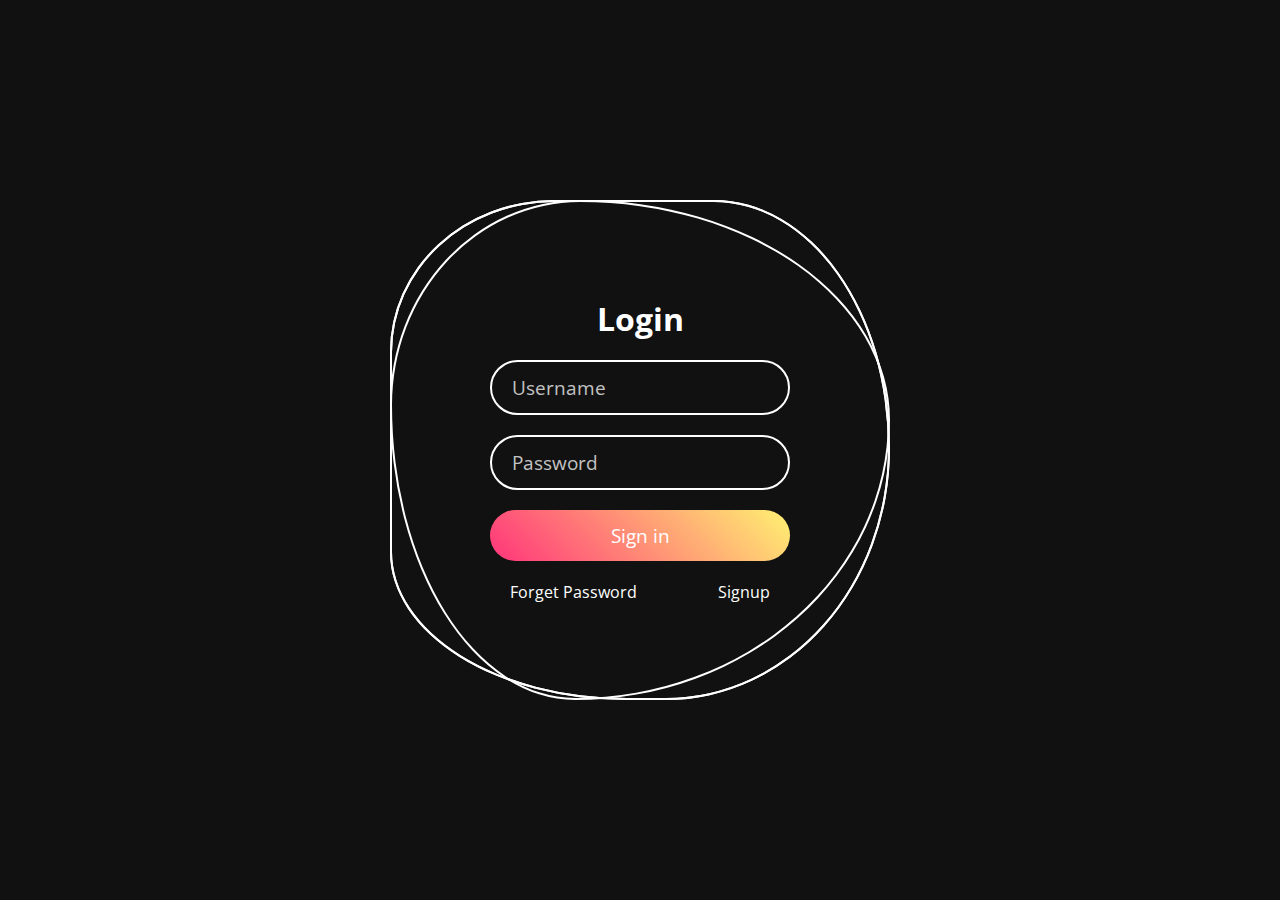
<file: Animated Login Form/index.html>
<!DOCTYPE html>
<html lang="en">
<head>
	<meta charset="UTF-8">
	<meta http-equiv="X-UA-Compatible" content="IE=edge">
	<meta name="viewport" content="width=device-width, initial-scale=1.0">
	<link rel="stylesheet" href="style.css">
	<title>Animated Login Page</title>
</head>
<body>
	<div class="square">
		<i style="--clr:#00ff0a;"></i>
		<i style="--clr:#ff0057;"></i>
		<i style="--clr:#fffd44;"></i>
		<div class="login">
			<h2>Login</h2>
			<div class="inputBx">
				<input type="text" placeholder="Username">
			</div>
			<div class="inputBx">
				<input type="password" placeholder="Password">
			</div>
			<div class="inputBx">
				<input type="submit" value="Sign in">
			</div>
			<div class="links">
				<a href="#">Forget Password</a>
				<a href="#">Signup</a>
			</div>
		</div>
	</div>
</body>
</html>
</file>
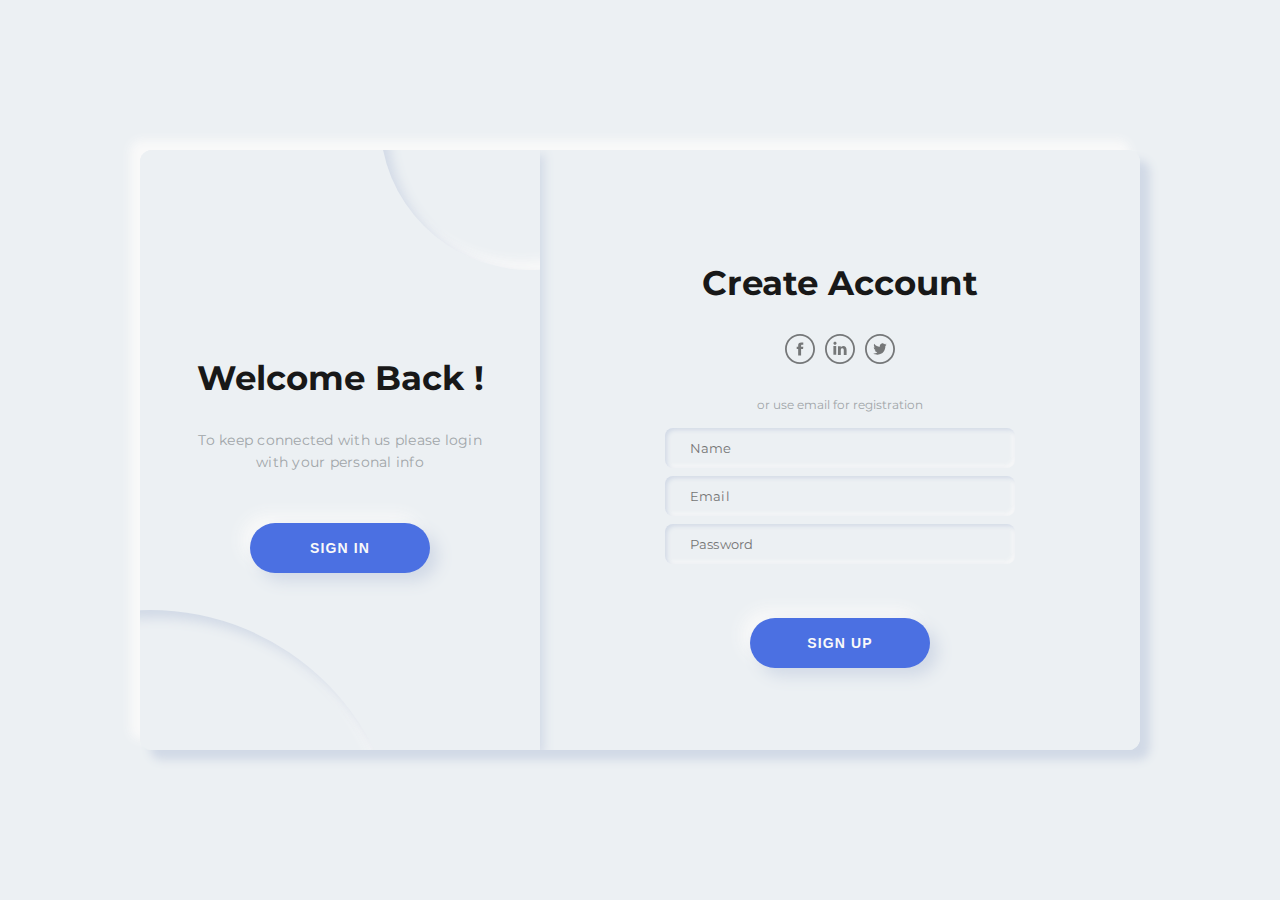
<file: Login Form/index.html>
<!DOCTYPE html>
<html lang="es" dir="ltr">
  <head>
    <meta name="viewport" content="width=device-width, user-scalable=no, initial-scale=1.0">
    <meta charset="utf-8">
    <link rel="stylesheet" type="text/css" href="main.css">
    <link href="https://fonts.googleapis.com/css2?family=Montserrat:wght@400;700;800&display=swap" rel="stylesheet">
  </head>
  <body>
    <div class="main">
      <div class="container a-container" id="a-container">
        <form class="form" id="a-form" method="" action="">
          <h2 class="form_title title">Create Account</h2>
          <div class="form__icons"><img class="form__icon" src="[data-uri]" alt=""><img class="form__icon" src="[data-uri]"><img class="form__icon" src="[data-uri]"></div><span class="form__span">or use email for registration</span>
          <input class="form__input" type="text" placeholder="Name">
          <input class="form__input" type="text" placeholder="Email">
          <input class="form__input" type="password" placeholder="Password">
          <button class="form__button button submit">SIGN UP</button>
        </form>
      </div>
      <div class="container b-container" id="b-container">
        <form class="form" id="b-form" method="" action="">
          <h2 class="form_title title">Sign in to Website</h2>
          <div class="form__icons"><img class="form__icon" src="[data-uri]" alt=""><img class="form__icon" src="[data-uri]"><img class="form__icon" src="[data-uri]"></div><span class="form__span">or use your email account</span>
          <input class="form__input" type="text" placeholder="Email">
          <input class="form__input" type="password" placeholder="Password"><a class="form__link">Forgot your password?</a>
          <button class="form__button button submit">SIGN IN</button>
        </form>
      </div>
      <div class="switch" id="switch-cnt">
        <div class="switch__circle"></div>
        <div class="switch__circle switch__circle--t"></div>
        <div class="switch__container" id="switch-c1">
          <h2 class="switch__title title">Welcome Back !</h2>
          <p class="switch__description description">To keep connected with us please login with your personal info</p>
          <button class="switch__button button switch-btn">SIGN IN</button>
        </div>
        <div class="switch__container is-hidden" id="switch-c2">
          <h2 class="switch__title title">Hello Friend !</h2>
          <p class="switch__description description">Enter your personal details and start journey with us</p>
          <button class="switch__button button switch-btn">SIGN UP</button>
        </div>
      </div>
    </div>
    <!-- <script src="main.js"></script> -->
  </body>
</html>
</file>
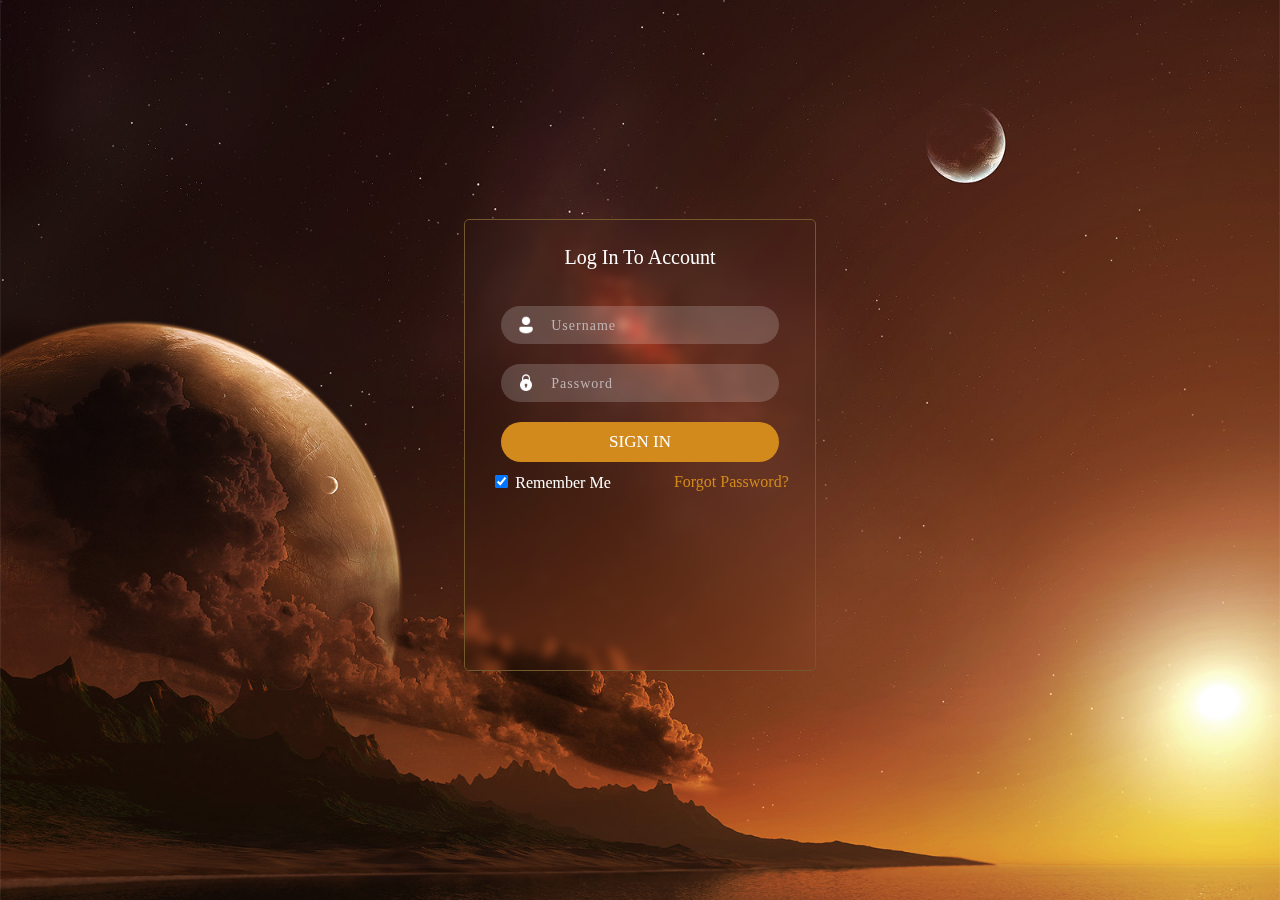
<file: Space Login Form/index.html>
<!DOCTYPE html>
<html lang="en">
<head>
    <meta charset="UTF-8">
    <meta name="viewport" content="width=device-width, initial-scale=1.0">
    <title>Amazing Login Form Style - CSS</title>
    <link rel="stylesheet" href="style.css">
</head>
<body>
    <div class="form">
        <h4>Log In To Account</h4>
        <div class="login">
            <input type="text" placeholder="Username">
            <input type="password" placeholder="Password">
            <button>Sign In</button>
        </div>
        <div class="suggests">
            <div class="remember">
                <input type="checkbox" checked>
                <span>Remember Me</span>
            </div>
            <div class="forgot">
                <span>Forgot Password?</span>
            </div>
        </div>
    </div>
</body>
</html>
</file>
<file: Animated Login Form/style.css>
@import url('https://fonts.googleapis.com/css?family=Open+Sans:400,600,700&display=swap');
*
{
	margin: 0;
	padding: 0;
	box-sizing: border-box;
	font-family: 'Open Sans', sans-serif;
}
body
{
	display: flex;
	justify-content: center;
	align-items: center;
	min-height: 100vh;
	background: #111;
}
.square
{
	position: relative;
	width: 500px;
	height: 500px;
	display: flex;
	justify-content: center;
	align-items: center;
}
.square i
{
	position: absolute;
	inset: 0;
	border: 2px solid #fff;
	transition: 0.5s;
}
.square i:nth-child(1)
{
	border-radius: 38% 62% 63% 37% / 41% 44% 56% 59%;
	animation: animate 6s linear infinite;
}
.square i:nth-child(2)
{
	border-radius: 41% 44% 56% 59%/38% 62% 63% 37%;
	animation: animate 4s linear infinite;
}
.square i:nth-child(3)
{
	border-radius: 41% 44% 56% 59%/38% 62% 63% 37%;
	animation: animate2 10s linear infinite;
}
.square:hover i
{
	border: 6px solid var(--clr);
	filter: drop-shadow(0 0 20px var(--clr));
}
@keyframes animate
{
	0%
	{
		transform: rotate(0deg);
	}
	100%
	{
		transform: rotate(360deg);
	}
}
@keyframes animate2
{
	0%
	{
		transform: rotate(360deg);
	}
	100%
	{
		transform: rotate(0deg);
	}
}
.login 
{
	position: absolute;
	width: 300px;
	height: 100%;
	display: flex;
	justify-content: center;
	align-items: center;
	flex-direction: column;
	gap: 20px;
}
.login h2 
{
	font-size: 2em;
	color: #fff;
}
.login .inputBx 
{
	position: relative;
	width: 100%;
}
.login .inputBx input 
{
	position: relative;
	width: 100%;
	padding: 12px 20px;
	background: transparent;
	border: 2px solid #fff;
	border-radius: 40px;
	font-size: 1.2em;
	color: #fff;
	box-shadow: none;
	outline: none;
}
.login .inputBx input[type="submit"]
{
	width: 100%;
	background: #0078ff;
	background: linear-gradient(45deg,#ff357a,#fff172);
	border: none;
	cursor: pointer;
}
.login .inputBx input::placeholder 
{
	color: rgba(255,255,255,0.75);
}
.login .links
{
	position: relative;
	width: 100%;
	display: flex;
	align-items: center;
	justify-content: space-between;
	padding: 0 20px;
}
.login .links a 
{
	color: #fff;
	text-decoration: none;
}
</file>
<file: Login Form/main.css>
/* author: https://codepen.io/ricardoolivaalonso/pen/YzyaRPN
Ricardo Oliva Alonso */
*, *::after, *::before {
  margin: 0;
  padding: 0;
  box-sizing: border-box;
  user-select: none;
}

/* Generic */
body {
  width: 100%;
  height: 100vh;
  display: flex;
  justify-content: center;
  align-items: center;
  font-family: "Montserrat", sans-serif;
  font-size: 12px;
  background-color: #ecf0f3;
  color: #a0a5a8;
}

/**/
.main {
  position: relative;
  width: 1000px;
  min-width: 1000px;
  min-height: 600px;
  height: 600px;
  padding: 25px;
  background-color: #ecf0f3;
  box-shadow: 10px 10px 10px #d1d9e6, -10px -10px 10px #f9f9f9;
  border-radius: 12px;
  overflow: hidden;
}
@media (max-width: 1200px) {
  .main {
    transform: scale(0.7);
  }
}
@media (max-width: 1000px) {
  .main {
    transform: scale(0.6);
  }
}
@media (max-width: 800px) {
  .main {
    transform: scale(0.5);
  }
}
@media (max-width: 600px) {
  .main {
    transform: scale(0.4);
  }
}

.container {
  display: flex;
  justify-content: center;
  align-items: center;
  position: absolute;
  top: 0;
  width: 600px;
  height: 100%;
  padding: 25px;
  background-color: #ecf0f3;
  transition: 1.25s;
}

.form {
  display: flex;
  justify-content: center;
  align-items: center;
  flex-direction: column;
  width: 100%;
  height: 100%;
}
.form__icon {
  object-fit: contain;
  width: 30px;
  margin: 0 5px;
  opacity: 0.5;
  transition: 0.15s;
}
.form__icon:hover {
  opacity: 1;
  transition: 0.15s;
  cursor: pointer;
}
.form__input {
  width: 350px;
  height: 40px;
  margin: 4px 0;
  padding-left: 25px;
  font-size: 13px;
  letter-spacing: 0.15px;
  border: none;
  outline: none;
  font-family: "Montserrat", sans-serif;
  background-color: #ecf0f3;
  transition: 0.25s ease;
  border-radius: 8px;
  box-shadow: inset 2px 2px 4px #d1d9e6, inset -2px -2px 4px #f9f9f9;
}
.form__input:focus {
  box-shadow: inset 4px 4px 4px #d1d9e6, inset -4px -4px 4px #f9f9f9;
}
.form__span {
  margin-top: 30px;
  margin-bottom: 12px;
}
.form__link {
  color: #181818;
  font-size: 15px;
  margin-top: 25px;
  border-bottom: 1px solid #a0a5a8;
  line-height: 2;
}

.title {
  font-size: 34px;
  font-weight: 700;
  line-height: 3;
  color: #181818;
}

.description {
  font-size: 14px;
  letter-spacing: 0.25px;
  text-align: center;
  line-height: 1.6;
}

.button {
  width: 180px;
  height: 50px;
  border-radius: 25px;
  margin-top: 50px;
  font-weight: 700;
  font-size: 14px;
  letter-spacing: 1.15px;
  background-color: #4B70E2;
  color: #f9f9f9;
  box-shadow: 8px 8px 16px #d1d9e6, -8px -8px 16px #f9f9f9;
  border: none;
  outline: none;
}

/**/
.a-container {
  z-index: 100;
  left: calc(100% - 600px );
}

.b-container {
  left: calc(100% - 600px );
  z-index: 0;
}

.switch {
  display: flex;
  justify-content: center;
  align-items: center;
  position: absolute;
  top: 0;
  left: 0;
  height: 100%;
  width: 400px;
  padding: 50px;
  z-index: 200;
  transition: 1.25s;
  background-color: #ecf0f3;
  overflow: hidden;
  box-shadow: 4px 4px 10px #d1d9e6, -4px -4px 10px #f9f9f9;
}
.switch__circle {
  position: absolute;
  width: 500px;
  height: 500px;
  border-radius: 50%;
  background-color: #ecf0f3;
  box-shadow: inset 8px 8px 12px #d1d9e6, inset -8px -8px 12px #f9f9f9;
  bottom: -60%;
  left: -60%;
  transition: 1.25s;
}
.switch__circle--t {
  top: -30%;
  left: 60%;
  width: 300px;
  height: 300px;
}
.switch__container {
  display: flex;
  justify-content: center;
  align-items: center;
  flex-direction: column;
  position: absolute;
  width: 400px;
  padding: 50px 55px;
  transition: 1.25s;
}
.switch__button {
  cursor: pointer;
}
.switch__button:hover {
  box-shadow: 6px 6px 10px #d1d9e6, -6px -6px 10px #f9f9f9;
  transform: scale(0.985);
  transition: 0.25s;
}
.switch__button:active, .switch__button:focus {
  box-shadow: 2px 2px 6px #d1d9e6, -2px -2px 6px #f9f9f9;
  transform: scale(0.97);
  transition: 0.25s;
}

/**/
.is-txr {
  left: calc(100% - 400px );
  transition: 1.25s;
  transform-origin: left;
}

.is-txl {
  left: 0;
  transition: 1.25s;
  transform-origin: right;
}

.is-z200 {
  z-index: 200;
  transition: 1.25s;
}

.is-hidden {
  visibility: hidden;
  opacity: 0;
  position: absolute;
  transition: 1.25s;
}

.is-gx {
  animation: is-gx 1.25s;
}

@keyframes is-gx {
  0%, 10%, 100% {
    width: 400px;
  }
  30%, 50% {
    width: 500px;
  }
}
</file>
<file: Space Login Form/style.css>
body {
    background-image: url(bg.jpg);
    background-size: cover;
    height: 97vh;
    display: flex;
    justify-content: center;
    align-items: center;
}
.form {
    width: 350px;
    height: 450px;
    display: flex;
    flex-direction: column;
    backdrop-filter: blur(5px);
    border: 1px solid #72582c;
    border-radius: 5px;
    align-items: center;
}
.form h4 {
    font-family: poppins;
    font-size: 20px;
    font-weight: 300;
    color: #fff;
}
.form .login {
    display: flex;
    flex-direction: column;
    width: 85%;
}
.login input, button {
    margin: 10px;
    padding: 10px 15px;
    border: none;
    outline: none;
    border-radius: 60px;
    font-size: 16px;
}
.login input {
    background-color: #ffffff2e;
    color: #fff;
    font-family: poppins;
    letter-spacing: 1px;
    text-indent: 35px;
    background-image: url(user.png);
    background-repeat: no-repeat;
    background-size: 20px;
    background-position: 15px;
}
.login input:nth-child(2) {
    background-image: url(lock.png);
}
.login input::placeholder {
    font-size: 14px;
    color: #c0b4b4;
}
.login button {
    background-color: #d38a1c;
    color: #fff;
    font-size: 17px;
    font-family: calibri;
    text-transform: uppercase;
    cursor: pointer;
}
.suggests {
    width: 85%;
    display: flex;
    align-items: center;
    justify-content: space-between;
    font-family: calibri;
    font-size: 16px;
    color: #fff;
}
.suggests .forgot {
    color: #d38a1c;
    cursor: pointer;
}
</file>
